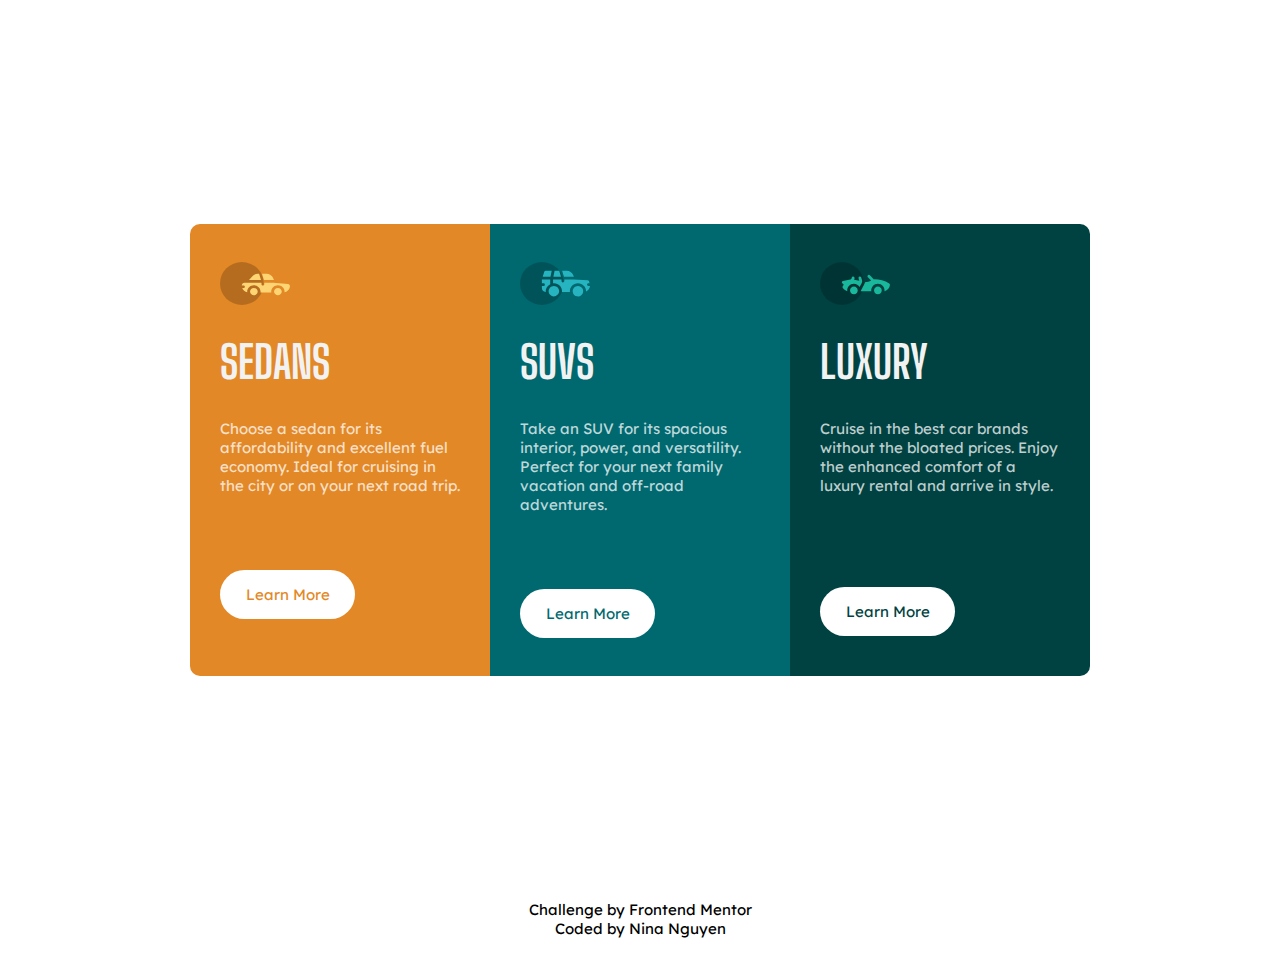
<file: 3-column-preview-card-component-main/index.html>
<!DOCTYPE html>
<html lang="en">
<head>
  <meta charset="UTF-8">
  <meta name="viewport" content="width=device-width, initial-scale=1.0"> <!-- displays site properly based on user's device -->

  <link rel="icon" type="image/png" sizes="32x32" href="./images/favicon-32x32.png">
  
  <title>Frontend Mentor | 3-column preview card component</title>

  <link rel="stylesheet" href="style.css">
</head>

<body>
  <section>
    <div class="container">
      <div class="sedans-container">
        <img src="./images/icon-sedans.svg" alt="Sedan">
        <h1 class="sedans">Sedans</h1>
        <p class="sedan-info">Choose a sedan for its affordability and excellent fuel economy. Ideal for cruising in the city 
        or on your next road trip.</p>
        <button class="button">Learn More</button>
      </div>
        
      <div class="suvs-container">
        <img src="./images/icon-suvs.svg" alt="SUV">
        <h1 class="suvs">SUVs</h1>
        <p class="suvs-info">Take an SUV for its spacious interior, power, and versatility. Perfect for your next family vacation 
        and off-road adventures.</p>
        <button class="button">Learn More</button>
      </div>
      
      <div class="luxury-container">
        <img src="./images/icon-luxury.svg" alt="Luxury car">
        <h1 class="luxury">Luxury</h1>
        <p class="luxury-info">Cruise in the best car brands without the bloated prices. Enjoy the enhanced comfort of a luxury 
        rental and arrive in style.</p>
        <button class="button">Learn More</button>
      </div>
    </div>
  </section>

  <footer class="attribution">
    <p>Challenge by <a href="https://www.frontendmentor.io?ref=challenge" target="_blank">Frontend Mentor</a></p>
    <p>Coded by Nina Nguyen</p>
  </footer>
</body>
</html>
</file>
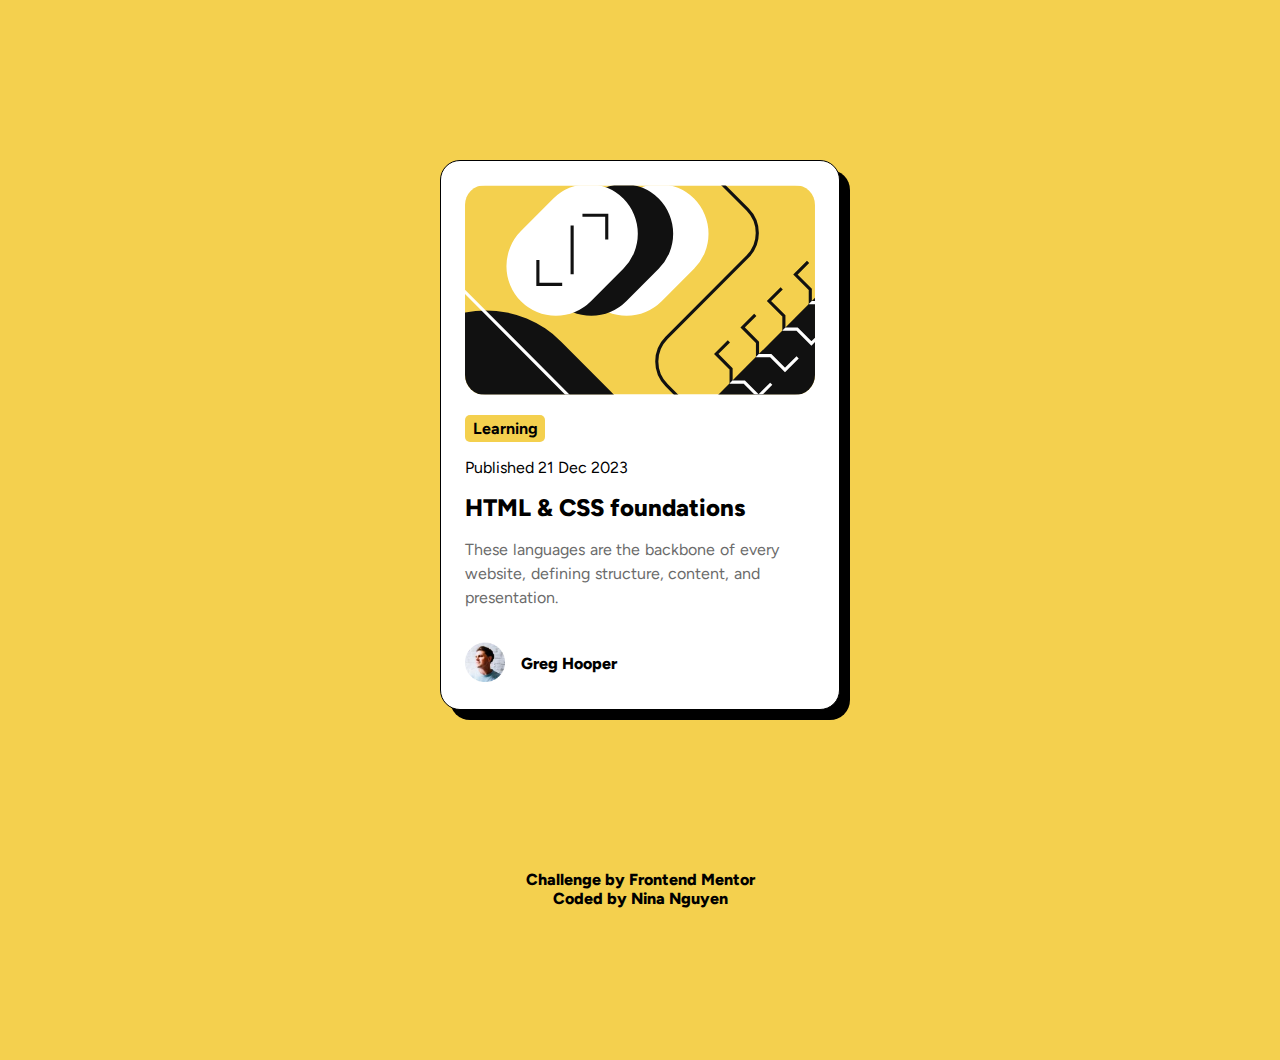
<file: blog-preview-card-main/index.html>
<!DOCTYPE html>
<html lang="en">
<head>
  <meta charset="UTF-8">
  <meta name="viewport" content="width=device-width, initial-scale=1.0"> <!-- displays site properly based on user's device -->
  <link rel="stylesheet" href="style.css">
  <link rel="icon" type="image/png" sizes="32x32" href="./assets/images/favicon-32x32.png">
  
  <title>Frontend Mentor | Blog preview card</title>
</head>
<body>

  <div class="content">

    <img class="img" src="./assets/images/illustration-article.svg" alt="A nice image?">
    
    <h1>Learning</h1>
    
    <p class="date">Published 21 Dec 2023</p>

    <h2>HTML & CSS foundations</h2>

    <p class="main">These languages are the backbone of every website, defining structure, content, and presentation.</p>

    <section>
      <img class="greg" src="./assets/images/image-avatar.webp" alt="Greg Hooper">

      <p class="author">Greg Hooper</p>
    </section>
  </div>
  
  <div class="attribution">
    <p>Challenge by <a class="link" href="https://www.frontendmentor.io?ref=challenge" target="_blank">Frontend Mentor</a></p> 
    <p>Coded by Nina Nguyen</p>
  </div>
</body>
</html>
</file>
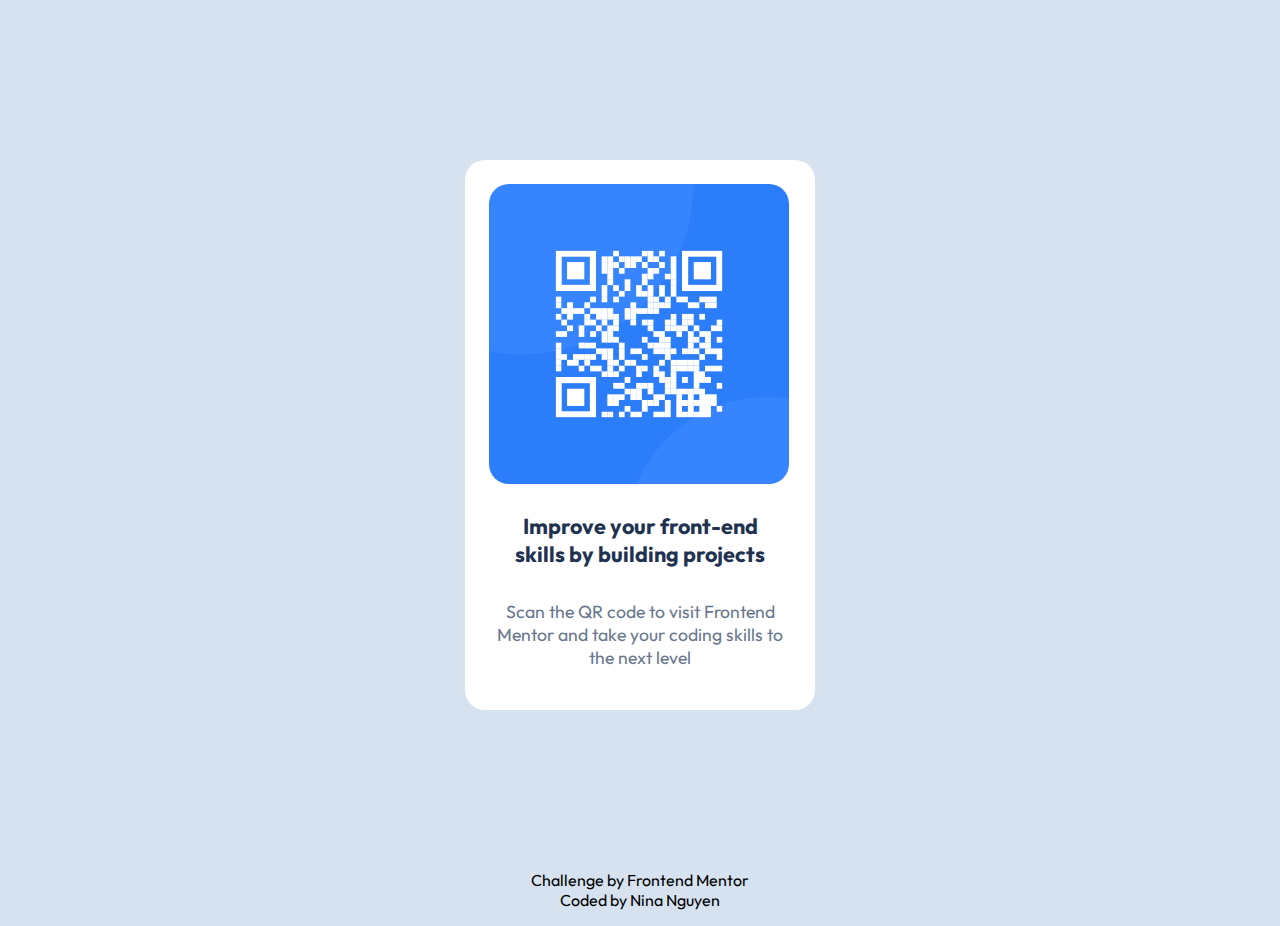
<file: qr-code-component-main/index.html>
<!DOCTYPE html>
<html lang="en">
<head>
  <meta charset="UTF-8">
  <meta name="viewport" content="width=device-width, initial-scale=1.0"> <!-- displays site properly based on user's device -->

  <link rel="icon" type="image/png" sizes="32x32" href="./images/favicon-32x32.png">
  
  <title>Frontend Mentor | QR code component</title>

  <link rel="stylesheet" href="style.css">
</head>

<body>

  <div class="container">

      <img class="img" src="./images/image-qr-code.png" alt="Frontend Mentor QR Code">

    <h1>Improve your front-end skills by building projects</h1>

    <p class="info">Scan the QR code to visit Frontend Mentor and take your coding skills to the next level</p>
  </div>
  
  <div class="attribution">
    <p>Challenge by <a href="https://www.frontendmentor.io?ref=challenge" target="_blank">Frontend Mentor</a></p>
    <p>Coded by Nina Nguyen</p>
  </div>

</body>
</html>
</file>
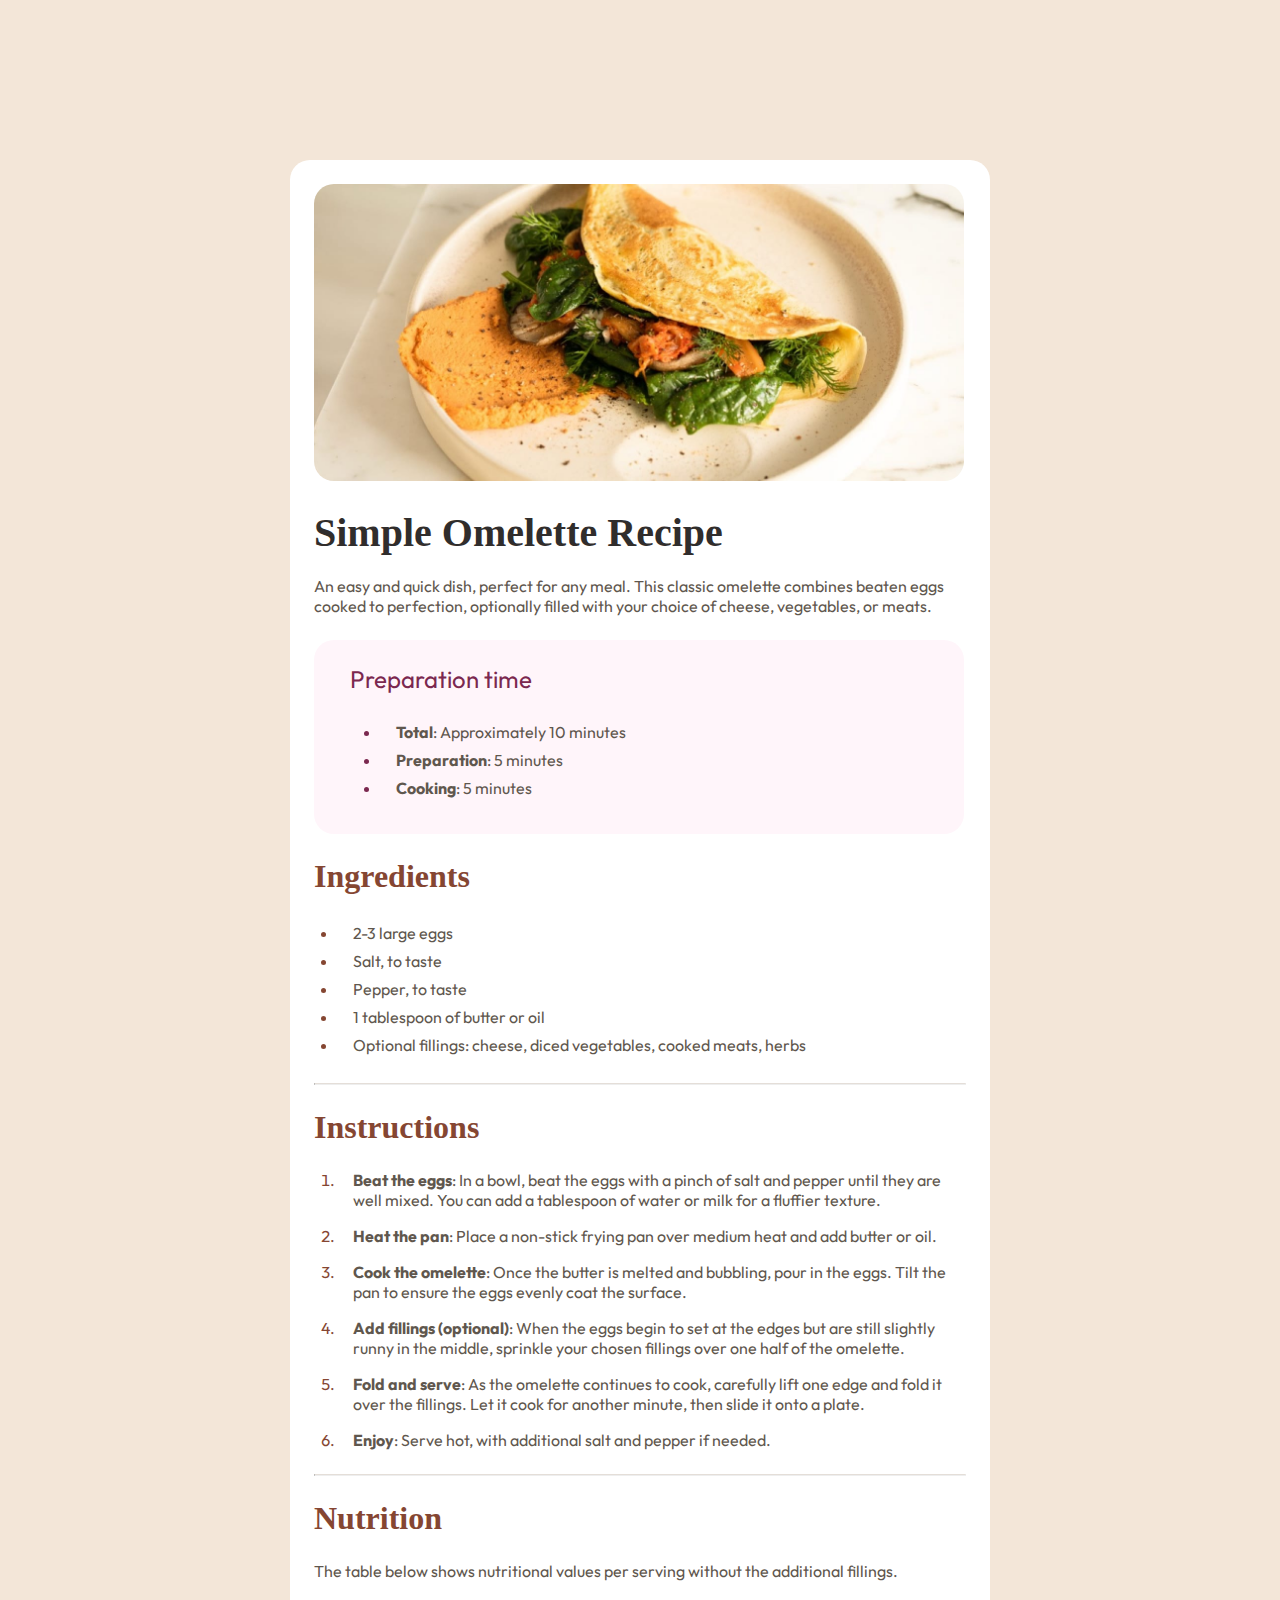
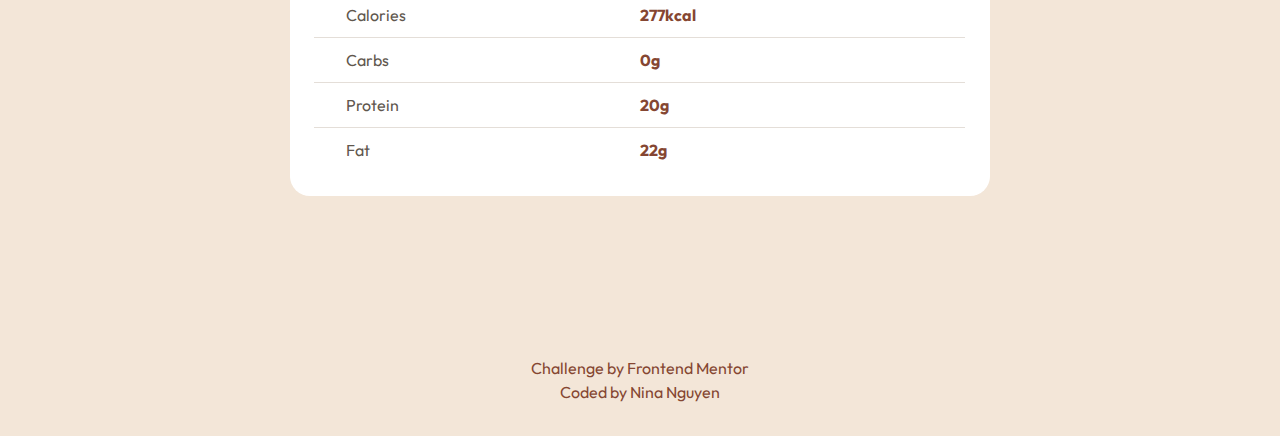
<file: recipe-page-main/index.html>
<!DOCTYPE html>
<html lang="en">
<head>
  <meta charset="UTF-8">
  <meta name="viewport" content="width=device-width, initial-scale=1.0"> <!-- displays site properly based on user's device -->

  <link rel="icon" type="image/png" sizes="32x32" href="./assets/images/favicon-32x32.png">
  <link rel="stylesheet" href="style.css">
  
  <title>Frontend Mentor | Recipe page</title>

</head>

<body>

  <div class="container">
    <img src="./assets/images/image-omelette.jpeg" alt="Omelette">

    <h1>Simple Omelette Recipe</h1>

    <p class="description">An easy and quick dish, perfect for any meal. This classic omelette combines beaten eggs cooked 
    to perfection, optionally filled with your choice of cheese, vegetables, or meats.</p>

    <div class="preparation">
      <h2 class="preparation-time">Preparation time</h2>

      <ul class="preparation-list">
        <li><span class="space"><b>Total</b>: Approximately 10 minutes</span></li>
        <li><span class="space"><b>Preparation</b>: 5 minutes</span></li>
        <li><span class="space"><b>Cooking</b>: 5 minutes</span></li>
      </ul>
    </div>

    <section class="ingredients">
      <h3 class="ingredients-title">Ingredients</h3>

      <ul class="ingredients-list">
        <li><span class="space">2-3 large eggs</span></li>
        <li><span class="space">Salt, to taste</span></li>
        <li><span class="space">Pepper, to taste</span></li>
        <li><span class="space">1 tablespoon of butter or oil</span></li>
        <li><span class="space">Optional fillings: cheese, diced vegetables, cooked meats, herbs</span></li>
      </ul>
    </section>

    <hr class="hr">

    <section class="instructions">
      <h3 class="instructions-title">Instructions</h3>

      <ol class="instructions-list">
        <li class="line-height"><span class="space"><b>Beat the eggs</b>: In a bowl, beat the eggs with a pinch of salt and pepper until they are well mixed. 
        You can add a tablespoon of water or milk for a fluffier texture.</span></li>

        <li class="line-height"><span class="space"><b>Heat the pan</b>: Place a non-stick frying pan over medium heat and add butter or oil.</span></li>

        <li class="line-height"><span class="space"><b>Cook the omelette</b>: Once the butter is melted and bubbling, pour in the eggs. Tilt the pan to ensure
        the eggs evenly coat the surface.</span></li>

        <li class="line-height"><span class="space"><b>Add fillings (optional)</b>: When the eggs begin to set at the edges but are still slightly runny in the 
        middle, sprinkle your chosen fillings over one half of the omelette.</span></li>

        <li class="line-height"><span class="space"><b>Fold and serve</b>: As the omelette continues to cook, carefully lift one edge and fold it over the 
        fillings. Let it cook for another minute, then slide it onto a plate.</span></li>

        <li class="line-height"><span class="space"><b>Enjoy</b>: Serve hot, with additional salt and pepper if needed.</span></li>
    </ol>
  </section>

  <hr class="hr">

  <section class="nutrition">
    <h3 class="nutrition-title">Nutrition</h3>

    <p class="description">The table below shows nutritional values per serving without the additional fillings.</p>

    <table cellspacing="0">
      <tr class="border-bottom no-padding">
        <td class="first-child">Calories</td>
        <td><span class="bold"><b>277kcal</b></span></td>
      </tr>
      <tr class="border-bottom">
        <td>Carbs</td>
        <td><span class="bold"><b>0g</b></span></td>
      </tr>
      <tr class="border-bottom">
        <td>Protein</td>
        <td><span class="bold"><b>20g</b></span></td>
      </tr>
      <tr>
        <td class="last-cell">Fat</td>
        <td><span class="bold"><b>22g</b></span></td>
      </tr>
    </table>

  </section>
  </div>
  
  <div class="attribution">
    <p>Challenge by <a href="https://www.frontendmentor.io?ref=challenge" target="_blank">Frontend Mentor</a></p>
    <p class="name">Coded by Nina Nguyen</p>
  </div>
</body>
</html>
</file>
<file: 3-column-preview-card-component-main/style.css>
@import url('https://fonts.googleapis.com/css2?family=Figtree:ital,wght@0,300..900;1,300..900&family=Lexend+Deca:wght@100..900&family=Outfit:wght@100..900&family=Young+Serif&display=swap');
@import url('https://fonts.googleapis.com/css2?family=Big+Shoulders+Display:wght@100..900&family=Figtree:ital,wght@0,300..900;1,300..900&family=Lexend+Deca:wght@100..900&family=Outfit:wght@100..900&family=Young+Serif&display=swap');

* {
    margin: 0;
    padding: 0;
    box-sizing: border-box;
    font-size: 15px;
}

section {
    display: flex;
    justify-content: center;
    align-items: center;
    min-height: 100vh;
}

.container {
    display: flex;
    flex-basis: 60rem;
    flex-shrink: 0;
}

.container > * {
    flex: 1;
    display: flex;
    flex-direction: column;
    gap: 2em;
}

.sedans-container {
    background-color: hsl(31, 77%, 52%);
    border-radius: 10px 0 0 10px;
}

.suvs-container {
    background-color: hsl(184, 100%, 22%);
}

.luxury-container {
    background-color: hsl(179, 100%, 13%);
    border-radius: 0 10px 10px 0;
}

div p {
    color: hsla(0, 0%, 100%, 0.75);
    font-size: 15px;
    font-family: "Lexend Deca", serif;
    font-weight: 400;
    margin: 0 2rem;
}

div h1 {
    color: hsl(0, 0%, 95%);
    font-family: "Big Shoulders Display", serif;
    text-transform: uppercase;
    font-weight: 700;
    font-size: 3rem;
    margin-left: 2rem;
}

img {
    width: 70px;
    margin-top: 2.5rem;
    margin-left: 2rem;
}

.button {
    width: 45%;
    padding: 1rem;
    border-radius: 25px;
    border: none;
    margin: 3rem 2rem 2.5rem;
    background-color: white;
}

.luxury-container .button {
    margin-top: 4.1rem;
    margin-bottom: 0;
    color: hsl(179, 100%, 13%);
    font-family: "Lexend Deca", serif;
}

.luxury-container .button:hover {
    background-color: hsl(179, 100%, 13%);
    border: solid white;
    color: white;
}

.suvs-container .button {
    color: hsl(184, 100%, 22%);
    font-family: "Lexend Deca", serif;
}

.suvs-container .button:hover {
    background-color: hsl(184, 100%, 22%);
    border: solid white;
    color: white;
}

.sedans-container .button {
    color: hsl(31, 77%, 52%);
    font-family: "Lexend Deca", serif;
}

.sedans-container .button:hover {
    background-color: hsl(31, 77%, 52%);
    border: solid white;
    color: white;
}

.attribution {
    display: flex;
    flex-direction: column;
    align-items: center;
    margin-bottom: 2rem;
}

.attribution p {
    font-family: "Lexend Deca", serif;
}

.attribution a:link, a:visited {
    text-decoration: none;
    color: black;
}

.attribution a:hover {
    font-weight: 800;
}

@media screen and (max-width: 900px) {
    .container {
        flex-direction: column;
        flex-basis: 300px;
        flex-shrink: 0;
    }

    .sedans-container {
        border-radius: 10px 10px 0 0;
    }

    .luxury-container {
        border-radius: 0 0 10px 10px;
    }

    .luxury-container .button {
        margin-top: 3rem;
        margin-bottom: 2.5rem;
    }

    .attribution {
        margin-top: 3rem;
    }

}
</file>
<file: blog-preview-card-main/style.css>
@import url('https://fonts.googleapis.com/css2?family=Figtree:ital,wght@0,300..900;1,300..900&display=swap');

* {
    margin: 0;
    padding: 0;
    box-sizing: border-box;
}

body {
    background-color: hsl(47, 88%, 63%);
    min-height: 100vh;
}

.content {
    background-color: hsl(0, 0%, 100%);
    margin: 10rem auto;
    width: 400px;
    height: 550px;
    box-shadow: 10px 10px black;
    border-radius: 20px;
    border: 1px solid black;
    font-family: "Figtree", serif;
}

.img {
    width: 88%;
    border-radius: 20px;
    margin-top: 1.5rem;
    margin-left: 1.5rem;
    margin-bottom: 1rem;
    margin-right: 1.5rem;
}

h1 {
    background-color: hsl(47, 88%, 63%);
    font-size: 1rem;
    padding: 0.25em 0.5em;
    width: 80px;
    border-radius: 5px;
    text-align: center;
    margin-left: 1.5rem;
    margin-bottom: 1rem;
}

.date {
    margin-left: 1.5rem;
    margin-bottom: 1rem;
}

h2 {
    font-weight: 800;
    margin-left: 1.5rem;
}

.main {
    width: 80%;
    margin: 1.5rem;
    margin-top: 1rem;
    color: hsl(0, 0%, 42%);
    line-height: 1.5rem;
    word-spacing: 0.05rem;
}

section {
    margin: 1.5rem;
    margin-top: 2rem;
}

.greg {
    width: 40px;
}

.author {
    font-weight: 800;
    margin-left: 3.5rem;
    margin-top: -2rem;
}

.attribution {
    font-family: "Figtree", serif;
    font-weight: 800;
    text-align: center;
}

.link:link, .link:visited {
    color: black;
    text-decoration: none;
}

.link:hover {
    text-decoration: underline;
}
</file>
<file: qr-code-component-main/style.css>
@import url('https://fonts.googleapis.com/css2?family=Figtree:ital,wght@0,300..900;1,300..900&family=Outfit:wght@100..900&display=swap');

* {
    margin: 0;
    padding: 0;
    box-sizing: border-box;
}

body {
    background-color: hsl(212, 45%, 89%);
}

.container {
    background-color: hsl(0, 0%, 100%);
    width: 350px;
    height: 550px;
    margin: 10em auto;
    border-radius: 20px;
}

img {
    display: inline-block;
    width: 300px;
    border-radius: 20px;
    margin: 1.5em;
}

h1, .info {
    font-family: "Outfit", serif;
    margin: 0 1.5em;
    text-align: center;
}

h1 {
    color: hsl(218, 44%, 22%);
    font-size: 1.35rem;
    margin-bottom: 1.5em;
}

.info {
    color: hsl(216, 15%, 48%);
    font-size: 1.1rem;
}

.attribution {
    font-family: "Outfit", serif;
    text-decoration: none;
    text-align: center;
    margin-bottom: 1em;
}

a:link, a:visited {
    color: black;
    text-decoration: none;
}

a:hover {
    font-size: 1.1rem;
    font-weight: 800;
}
</file>
<file: recipe-page-main/style.css>
@import url('https://fonts.googleapis.com/css2?family=Figtree:ital,wght@0,300..900;1,300..900&family=Outfit:wght@100..900&family=Young+Serif&display=swap');

* {
    margin: 0;
    padding: 0;
    box-sizing: border-box;
}

body {
    background-color: hsl(30, 54%, 90%);
    min-height: 100vh;
}

.container {
    background-color: hsl(0, 0%, 100%);
    width: 700px;
    margin: 10em auto;
    border-radius: 20px;
    color: hsl(30, 10%, 34%);;
}

img {
    width: 650px;
    border-radius: 20px;
    margin: 1.5em;
}

h1 {
    font-family: "Young-serif", serif;
    font-size: 2.5rem;
    font-weight: 550;
    margin-left: 1.5rem;
    color: hsl(24, 5%, 18%);
    margin-bottom: 0.5em;
}

.description {
    font-size: 1rem;
    font-family: "Outfit", serif;
    margin-left: 1.5rem;
    margin-bottom: 1.5rem;
}

.preparation {
    width: 650px;
    margin: 0 1.5em;
    background-color: hsl(330, 100%, 98%);
    border-radius: 20px;
}

.preparation-time {
    font-family: "Outfit", serif;
    font-size: 1.5rem;
    font-weight: 400;
    color: hsl(332, 51%, 32%);
    margin-left: 1.5em;
    margin-bottom: 1em;
    padding-top: 1em;
}

.preparation-list {
    font-family: "Outfit", serif;
    margin: 1.5em;
    line-height: 1.75em;
    margin-top: 0;
    margin-left: 2.2em;
    padding: 2em;
    padding-top: 0;
}

.space {
    position: relative;
    left: 15px;
}

.preparation-list li::marker {
    color: hsl(332, 51%, 32%);
}

.ingredients-title, .instructions-title, .nutrition-title {
    font-size: 2rem;
    font-family: "Young-serif", serif;
    margin: 0 0.75em;
    margin-bottom: 0.75em;
    color: hsl(14, 45%, 36%);
    font-weight: 550;
}

.ingredients-list {
    margin: 0 3em;
    font-family: "Outfit", serif;
    line-height: 1.75em;
    margin-bottom: 1.5em;
}

.ingredients-list li::marker,
.instructions-list li::marker {
    color: hsl(14, 45%, 36%);
}

.hr {
    margin: 0 1.5em;
    margin-bottom: 1.5em;
    border-top: 0.5px hsl(30, 18%, 87%) solid;
}

.instructions-list {
    margin: 0 3em;
    font-family: "Outfit", serif;
    margin-bottom: 1.5em;
}

.line-height {
    margin-bottom: 1em;
}

table {
    width: 93%;
    font-family: "Outfit", serif;
    margin: 0 1.5em;
    padding-bottom: 1.5em;
}

.bold {
    color: hsl(14, 45%, 36%);
}

.border-bottom td {
    border-bottom: 1px hsl(30, 18%, 87%) solid;
}

td {
    padding: 0.75em 0;
}

.border-bottom td:first-child, .last-cell {
    padding-left: 2em;
    width: 50%;
}

.no-padding td {
    padding-top: 0;
}

.attribution {
    font-family: "Outfit", serif;
    text-align: center;
    margin-bottom: 2em;
    line-height: 1.5em;
    color: hsl(14, 45%, 36%);
}

a:link, a:visited {
    text-decoration: none;
    color: hsl(14, 45%, 36%);
}

a:hover {
    font-weight: bold;
    font-size: 20px;
}
</file>
